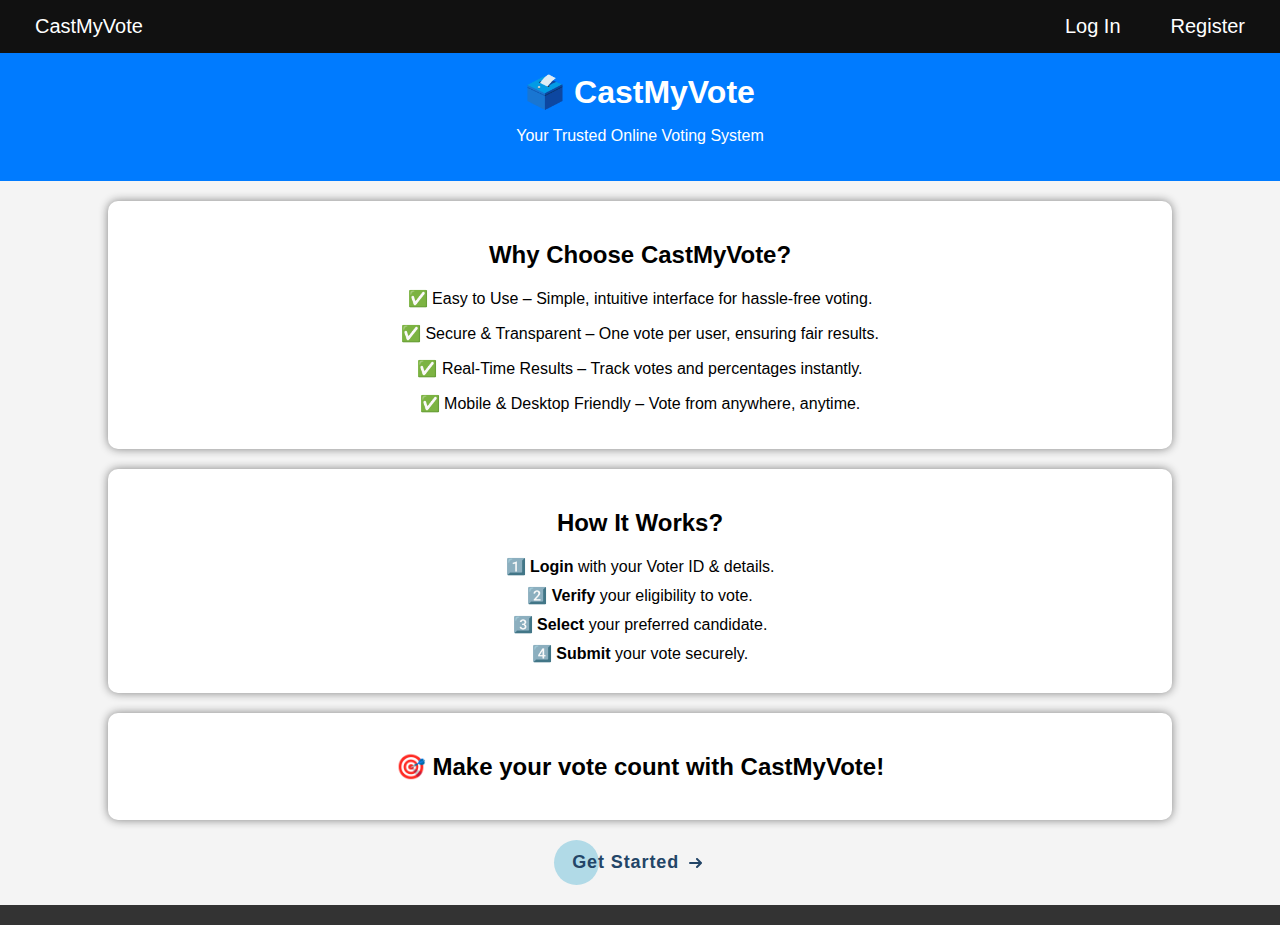
<file: backend/target/classes/templates/index.html>
<!DOCTYPE html>
<html lang="en">

<head>
    <meta charset="UTF-8">
    <meta name="viewport" content="width=device-width, initial-scale=1.0">
    <title>CastMyVote - Home</title>
    <link rel="stylesheet" href="../static/style.css">
</head>

<body>
    <nav>
        <div class="nav-left">
            <a href="index.html">CastMyVote</a>
        </div>
        <div class="nav-right">
            <a href="login.html">Log In</a>
            <a href="signup.html">Register</a>
        </div>
    </nav>

    <header>
        <h1>🗳️ CastMyVote</h1>
        <p>Your Trusted Online Voting System</p>
    </header>

    <section class="about">
        <h2>Why Choose CastMyVote?</h2>
        <p>✅ Easy to Use – Simple, intuitive interface for hassle-free voting.</p>
        <p>✅ Secure & Transparent – One vote per user, ensuring fair results.</p>
        <p>✅ Real-Time Results – Track votes and percentages instantly.</p>
        <p>✅ Mobile & Desktop Friendly – Vote from anywhere, anytime.</p>
    </section>

    <section class="how-it-works">
        <h2>How It Works?</h2>
        <div class="steps">
            <div>1️⃣ <b>Login</b> with your Voter ID & details.</div>
            <div>2️⃣ <b>Verify</b> your eligibility to vote.</div>
            <div>3️⃣ <b>Select</b> your preferred candidate.</div>
            <div>4️⃣ <b>Submit</b> your vote securely.</div>
        </div>
    </section>

    <section class="cmv">
        <h2>🎯 Make your vote count with CastMyVote!</h2>
    </section>

    <a href="signup.html">
        <button class="cta">
            <span>Get Started</span>
            <svg width="15px" height="10px" viewBox="0 0 13 10">
                <path d="M1,5 L11,5"></path>
                <polyline points="8 1 12 5 8 9"></polyline>
            </svg>
        </button>
    </a>

    <footer> 
        
    </footer>
</body>
</html>
</file>
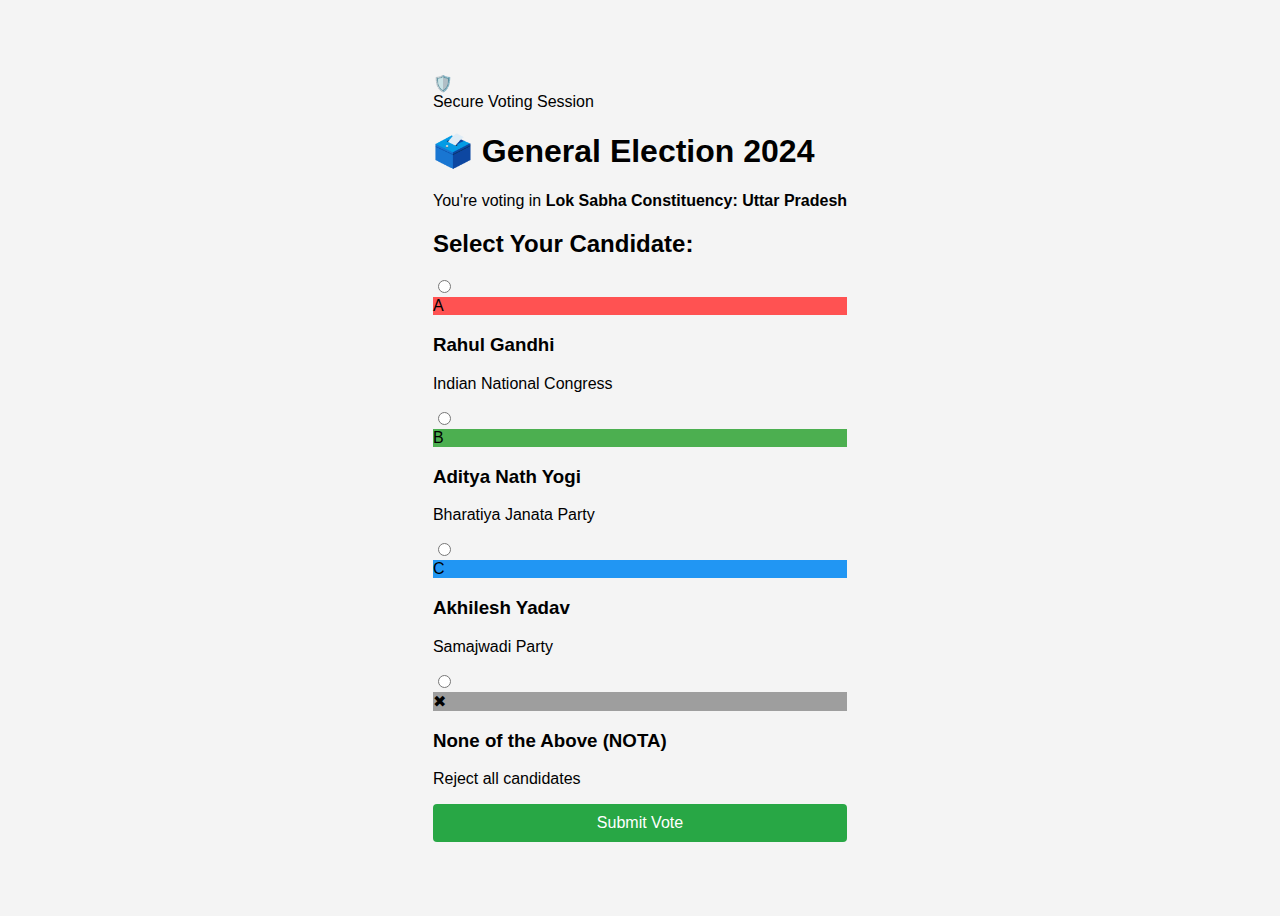
<file: vote.html>
<!DOCTYPE html>
<html lang="en">
<head>
    <meta charset="UTF-8">
    <meta name="viewport" content="width=device-width, initial-scale=1.0">
    <title>Cast Your Vote | CastMyVote</title>
    <link rel="stylesheet" href="../static/vote.css">
</head>
<body>
    <div class="voting-container">
        <div class="security-badge">
            <div class="shield-icon">🛡️</div>
            <span>Secure Voting Session</span>
        </div>
        
        <h1>🗳️ General Election 2024</h1>
        <p class="election-info">You're voting in <strong>Lok Sabha Constituency: Uttar Pradesh</strong></p>

        <form id="votingForm" class="candidate-selection">
            <h2>Select Your Candidate:</h2>
            
            <div class="candidates-list">
                <!-- Candidate 1 -->
                <div class="candidate-card">
                    <input type="radio" id="candidate1" name="candidate" value="candidate1" required>
                    <label for="candidate1" class="candidate-info">
                        <div class="party-symbol" style="background-color: #FF5252;">A</div>
                        <div class="candidate-details">
                            <h3>Rahul Gandhi</h3>
                            <p class="party-name">Indian National Congress</p>
                            
                        </div>
                    </label>
                </div>

                <!-- Candidate 2 -->
                <div class="candidate-card">
                    <input type="radio" id="candidate2" name="candidate" value="candidate2">
                    <label for="candidate2" class="candidate-info">
                        <div class="party-symbol" style="background-color: #4CAF50;">B</div>
                        <div class="candidate-details">
                            <h3>Aditya Nath Yogi</h3>
                            <p class="party-name">Bharatiya Janata Party</p>
                            
                        </div>
                    </label>
                </div>

                <!-- Candidate 3 -->
                <div class="candidate-card">
                    <input type="radio" id="candidate3" name="candidate" value="candidate3">
                    <label for="candidate3" class="candidate-info">
                        <div class="party-symbol" style="background-color: #2196F3;">C</div>
                        <div class="candidate-details">
                            <h3>Akhilesh Yadav</h3>
                            <p class="party-name">Samajwadi Party</p>
                            
                        </div>
                    </label>
                </div>

                <!-- NOTA Option -->
                <div class="candidate-card nota-option">
                    <input type="radio" id="nota" name="candidate" value="nota">
                    <label for="nota" class="candidate-info">
                        <div class="party-symbol" style="background-color: #9E9E9E;">✖</div>
                        <div class="candidate-details">
                            <h3>None of the Above (NOTA)</h3>
                            <p class="party-name">Reject all candidates</p>
                        </div>
                    </label>
                </div>
            </div>

            <div class="vote-actions">
                <button type="submit" class="btn submit-vote">Submit Vote</button>
            </div>
        </form>
    </div>

    <script>
        document.getElementById('votingForm').addEventListener('submit', function(e) {
            e.preventDefault();
            
            // Show submitting state
            const submitBtn = document.querySelector('.submit-vote');
            submitBtn.disabled = true;
            submitBtn.textContent = 'Submitting...';
            
            // Simulate processing delay (1.5 seconds)
            setTimeout(function() {
                window.location.href = 'index.html';
            }, 1500);
        });
    </script>
</body>
</html>
</file>
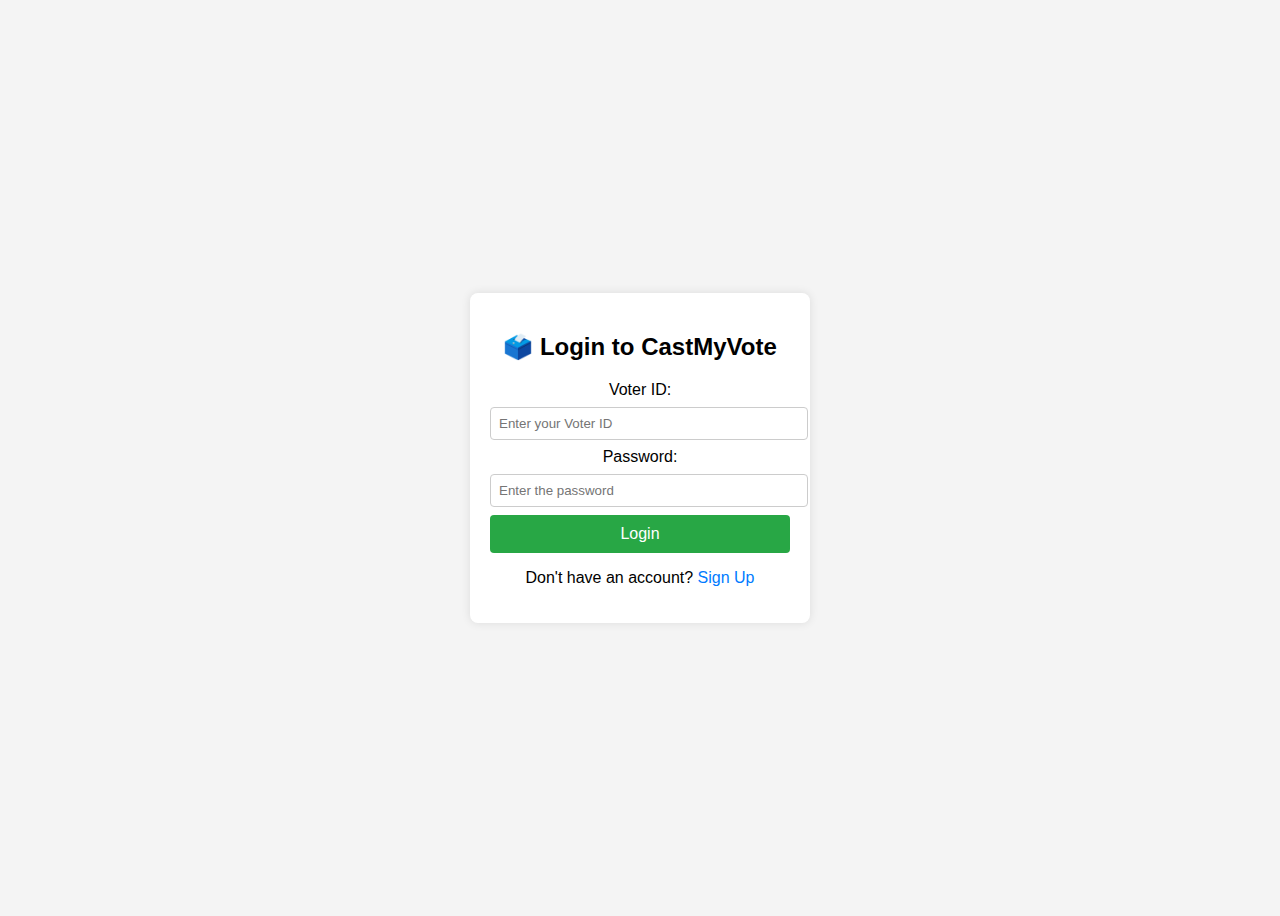
<file: templates/login.html>
<!DOCTYPE html>
<html lang="en">
<head>
    <meta charset="UTF-8">
    <meta name="viewport" content="width=device-width, initial-scale=1.0">
    <title>Login</title>
    <link rel="stylesheet" href="../static/login.css">
</head>
<body>
    <div class="login-container">
        <h2>🗳️ Login to CastMyVote</h2>
        <form action="vote.html" method="GET">
            <label for="voterId">Voter ID: </label>
            <input type="text" id="voterId" name="voterId" placeholder="Enter your Voter ID" required>

            <label for="password">Password: </label>
            <input type="password" id="password" name="password" placeholder="Enter the password" required>

            <button type="submit" class="btn">Login</button>
        </form>
        <p>Don't have an account? <a href="signup.html">Sign Up</a></p>
    </div>
</body>
</html>
</file>
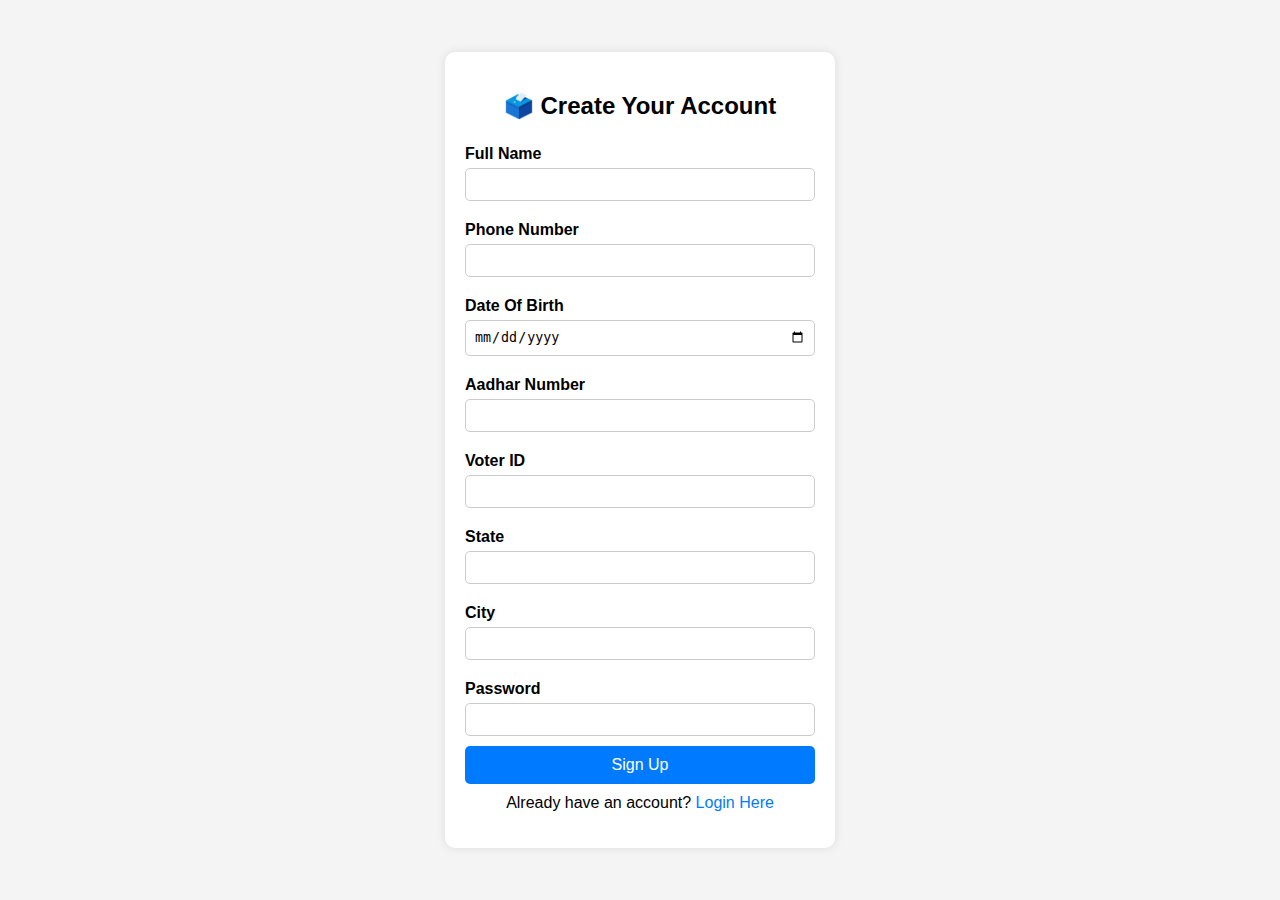
<file: templates/signup.html>
<!DOCTYPE html>
<html lang="en">
<head>
    <meta charset="UTF-8">
    <meta name="viewport" content="width=device-width, initial-scale=1.0">
    <title>SignUp</title>
    <link rel="stylesheet" href="../static/signup.css">
</head>
<body>
    <div class="signup-container">
        <h2>🗳️ Create Your Account</h2>
        <form action="login.html" method="get">
            <label for="name">Full Name</label>
            <input type="text" id="name" name="name" required>

            <label for="phone">Phone Number</label>
            <input type="tel" id="phone" name="phone" required>

            <label for="date">Date Of Birth</label>
            <input type="date" id="date" name="date" required>

            <label for="number">Aadhar Number</label>
            <input type="tel" id="Aadhar" name="Aadhar" required>

            <label for="voterId">Voter ID</label>
            <input type="text" id="voterId" name="voterId" required>

            <label for="state">State</label>
            <input type="text" id="state" name="state" required>

            <label for="city">City</label>
            <input type="text" id="city" name="city" required>

            <label for="password">Password</label>
            <input type="password" id="password" name="password" required>

            <button type="submit"><a href="login.html"></a>Sign Up</button>
            <!-- <button><a href="login.html">Log In</a></button> -->
        </form>
        <p>Already have an account? <a href="login.html">Login Here</a></p>
    </div>

</body>
</html>
</file>
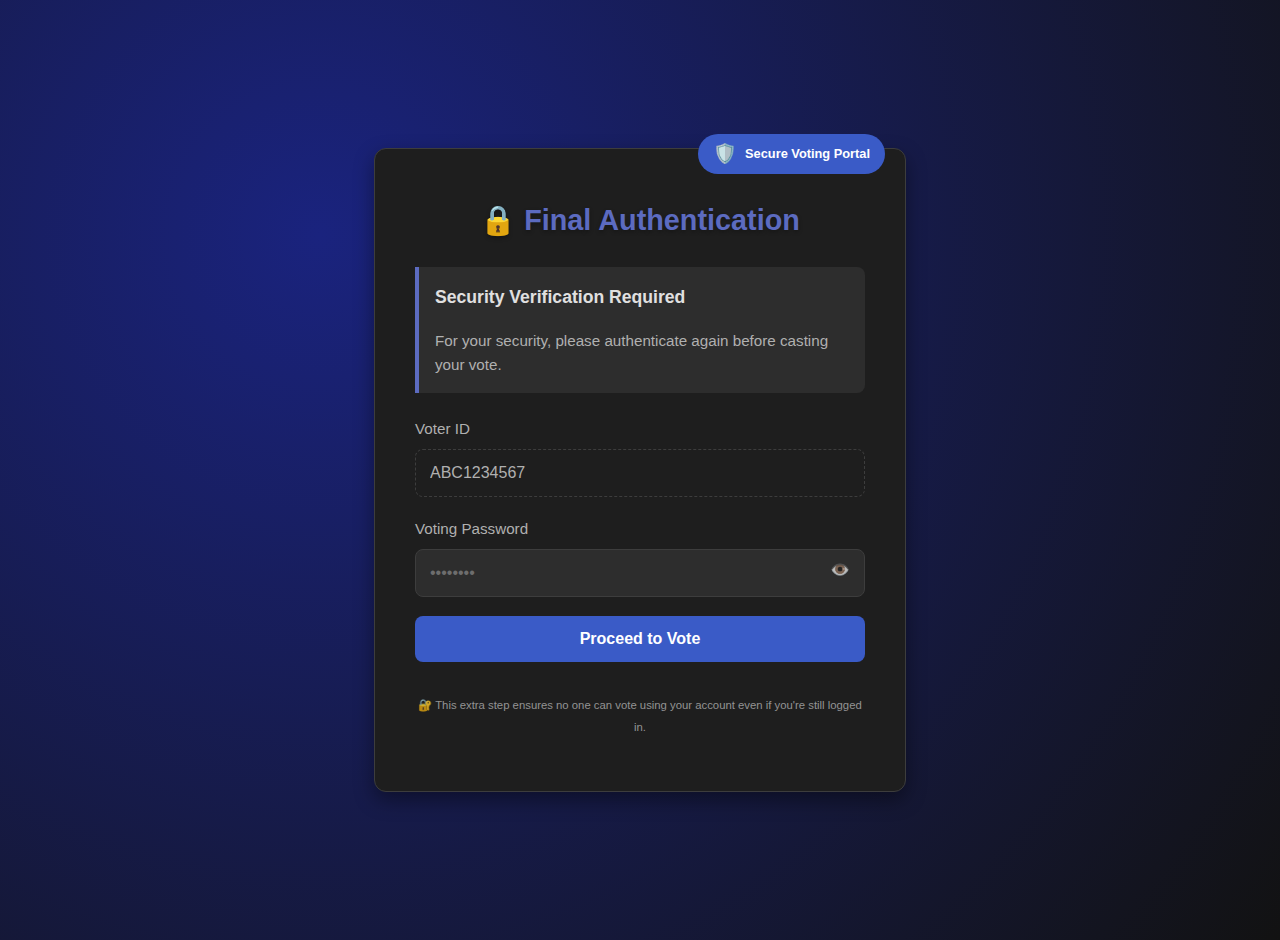
<file: templates/votelogin.html>
<!DOCTYPE html>
<html lang="en">
<head>
    <meta charset="UTF-8">
    <meta name="viewport" content="width=device-width, initial-scale=1.0">
    <title>Final Authentication | CastMyVote</title>
    <link rel="stylesheet" href="../static/votelogin.css">
</head>
<body>
    <div class="login-container">
        <div class="security-badge">
            <div class="shield-icon">🛡️</div>
            <span>Secure Voting Portal</span>
        </div>
        
        <h2>🔒 Final Authentication</h2>
        
        <div class="security-notice">
            <h3>Security Verification Required</h3>
            <p>For your security, please authenticate again before casting your vote.</p>
        </div>
        
        <form action="vote.html" method="get" id="voteAuthForm">
            <div class="input-group">
                <label for="voterId">Voter ID</label>
                <input type="text" id="voterId" name="voterId" required readonly>
            </div>
            
            <div class="input-group">
                <label for="votePassword">Voting Password</label>
                <input type="password" id="votePassword" name="votePassword" required placeholder="••••••••">
                <span class="password-toggle">👁️</span>
            </div>
            
            
            <button type="submit" class="btn primary">Proceed to Vote</button>
        </form>
        
        <p class="security-tip">
            <small>🔐 This extra step ensures no one can vote using your account even if you're still logged in.</small>
        </p>
    </div>

    <script>
        document.addEventListener('DOMContentLoaded', function() {
            // Auto-populate voter ID (simulated)
            const voterId = sessionStorage.getItem('voterId') || 'ABC1234567';
            document.getElementById('voterId').value = voterId;
            
            // Password toggle
            const passwordToggle = document.querySelector('.password-toggle');
            const passwordField = document.getElementById('votePassword');
            
            passwordToggle.addEventListener('click', function() {
                if(passwordField.type === 'password') {
                    passwordField.type = 'text';
                    passwordToggle.textContent = '👁️‍🗨️';
                } else {
                    passwordField.type = 'password';
                    passwordToggle.textContent = '👁️';
                }
            });
            
            // Biometric authentication simulation
            document.getElementById('useBiometric').addEventListener('change', function(e) {
                if(e.target.checked) {
                    alert("Biometric authentication would now be triggered on a real device");
                    passwordField.disabled = true;
                } else {
                    passwordField.disabled = false;
                }
            });
        });
    </script>
</body>
</html>
</file>
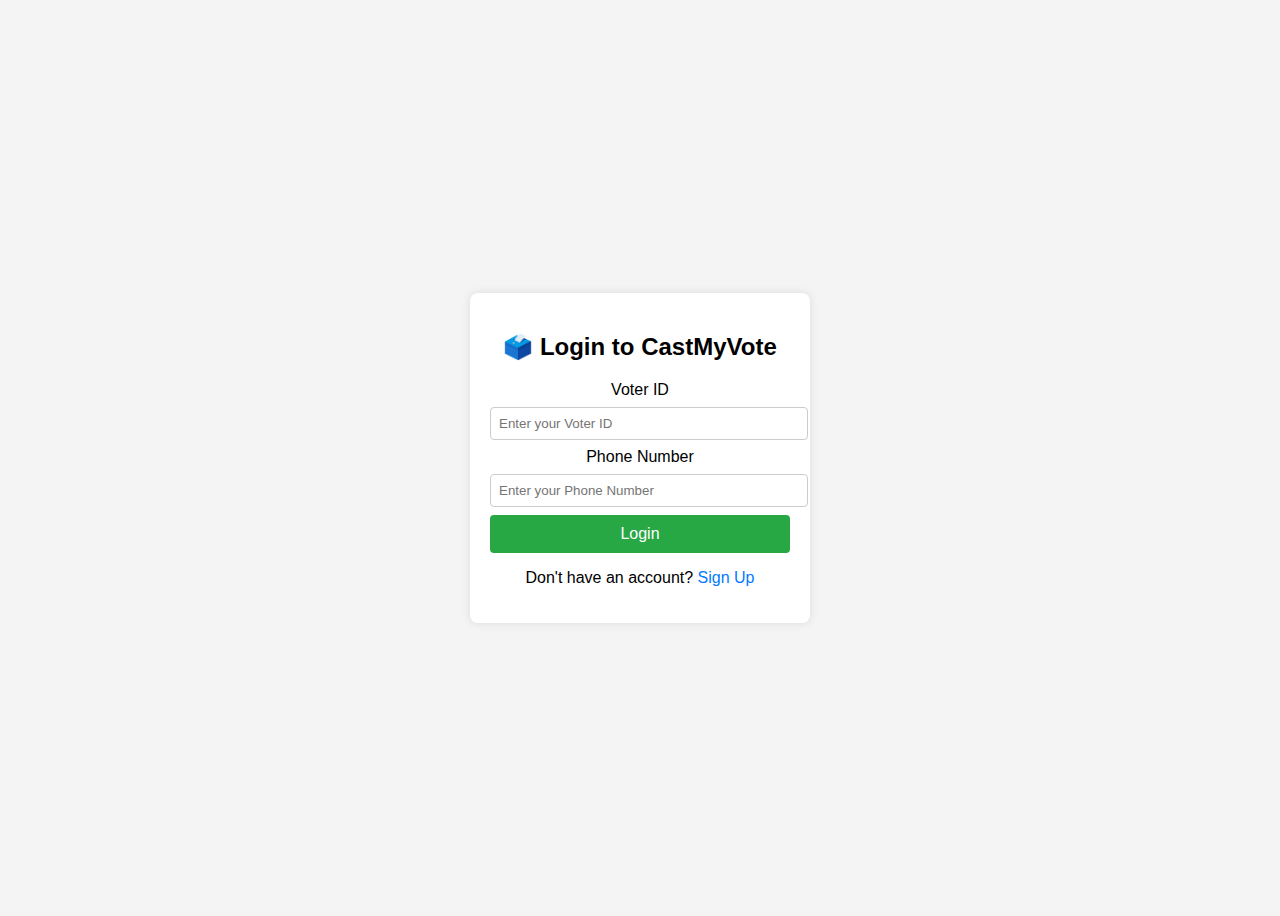
<file: backend/target/classes/templates/login.html>
<!DOCTYPE html>
<html lang="en">
<head>
    <meta charset="UTF-8">
    <meta name="viewport" content="width=device-width, initial-scale=1.0">
    <title>Login</title>
    <link rel="stylesheet" href="../static/login.css">
</head>
<body>
    <div class="login-container">
        <h2>🗳️ Login to CastMyVote</h2>
        <form action="index.html" method="POST">
            <label for="voterId">Voter ID</label>
            <input type="text" id="voterId" name="voterId" placeholder="Enter your Voter ID" required>

            <label for="phone">Phone Number</label>
            <input type="tel" id="phone" name="phone" placeholder="Enter your Phone Number" required>

            <button type="submit" class="btn">Login</button>
        </form>
        <p>Don't have an account? <a href="signup.html">Sign Up</a></p>
    </div>
</body>
</html>
</file>
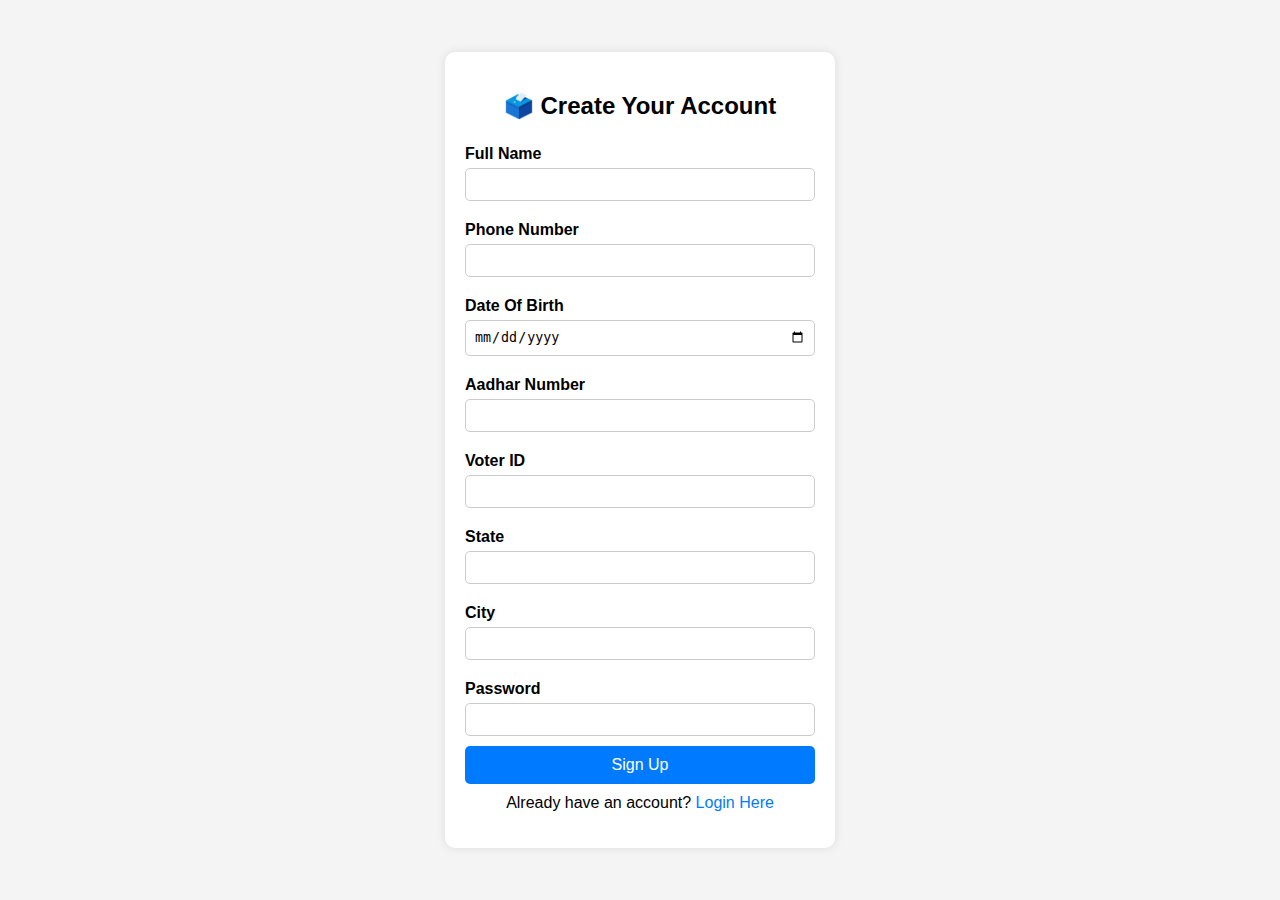
<file: backend/target/classes/templates/signup.html>
<!DOCTYPE html>
<html lang="en">
<head>
    <meta charset="UTF-8">
    <meta name="viewport" content="width=device-width, initial-scale=1.0">
    <title>SignUp</title>
    <link rel="stylesheet" href="../static/signup.css">
</head>
<body>
    <div class="signup-container">
        <h2>🗳️ Create Your Account</h2>
        <form action="#" method="post">
            <label for="name">Full Name</label>
            <input type="text" id="name" name="name" required>

            <label for="phone">Phone Number</label>
            <input type="tel" id="phone" name="phone" required>

            <label for="date">Date Of Birth</label>
            <input type="date" id="date" name="date" required>

            <label for="number">Aadhar Number</label>
            <input type="tel" id="Aadhar" name="Aadhar" required>

            <label for="voterId">Voter ID</label>
            <input type="text" id="voterId" name="voterId" required>

            <label for="state">State</label>
            <input type="text" id="state" name="state" required>

            <label for="city">City</label>
            <input type="text" id="city" name="city" required>

            <label for="password">Password</label>
            <input type="password" id="password" name="password" required>

            <button type="submit">Sign Up</button>
            <a href="login.html"></a>
        </form>
        <p>Already have an account? <a href="login.html">Login Here</a></p>
    </div>

</body>
</html>
</file>
<file: backend/target/classes/static/style.css>
body {
    padding: 0;
    margin: 0;
    font-family: Arial, sans-serif;
    background-color: #faf8f8;
    color: #000000;
}

nav {
    display: flex;
    justify-content: space-between;
    align-items: center;
    background-color: #111;
    padding: 0 20px;
}
 
nav a {
    color: white;
    text-decoration: none;
    font-size: 20px;
    padding: 15px;
}

.nav-right a {
    margin-left: 20px;
}

.nav-right {
    display: flex;
}

nav a:hover {
    background-color: #575757;
}

body {
  font-family: Arial, sans-serif;
  text-align: center;
  background-color: #f4f4f4;
  margin: 0;
  padding: 0;
}
header {
  background-color: #007BFF;
  color: white;
  padding: 20px;
}
h1 {
  margin: 0;
}
.about, .how-it-works, .cmv {
  background: white;
  margin: 20px auto;
  padding: 20px;
  width: 80%;
  border-radius: 10px;
  box-shadow: 0 0 10px gray;
}
.about ul {
  list-style: none; 
  padding-left: 0; 
}

.steps div {
  margin: 10px 0;
}

.cta {
    position: relative;
    margin: auto;
    padding: 12px 18px;
    transition: all 0.2s ease;
    border: none;
    background: none;
    cursor: pointer;
  }
  
  .cta:before {
    content: "";
    position: absolute;
    top: 0;
    left: 0;
    display: block;
    border-radius: 50px;
    background: #b1dae7;
    width: 45px;
    height: 45px;
    transition: all 0.3s ease;
  }
  
  .cta span {
    position: relative;
    font-family: "Ubuntu", sans-serif;
    font-size: 18px;
    font-weight: 700;
    letter-spacing: 0.05em;
    color: #234567;
  }
  
  .cta svg {
    position: relative;
    top: 0;
    margin-left: 10px;
    fill: none;
    stroke-linecap: round;
    stroke-linejoin: round;
    stroke: #234567;
    stroke-width: 2;
    transform: translateX(-5px);
    transition: all 0.3s ease;
  }
  
  .cta:hover:before {
    width: 100%;
    background: #78afb5;
  }
  
  .cta:hover svg {
    transform: translateX(0);
  }
  
  .cta:active {
    transform: scale(0.95);
  }

  footer {
    margin-top: 20px;
    padding: 10px;
    background: #333;
    color: white;
}
footer a {
    color: #FFD700;
    text-decoration: none;
}
</file>
<file: static/vote.css>
body {
    font-family: Arial, sans-serif;
    background-color: #f4f4f4;
    display:grid;
    justify-content: center;
    align-items: center;
    height: 100vh;
}


.vote-container {
    background: white;
    padding: 20px;
    border-radius: 8px;
    box-shadow: 0px 0px 10px rgba(0, 0, 0, 0.1);
    text-align: center;
    width: 350px;
}


input[type="text"] {
    width: 100%;
    padding: 8px;
    margin: 8px 0;
    border: 1px solid #ccc;
    border-radius: 4px;
}


.candidates {
    text-align: center;
    margin: 10px 0;
}

.candidates label {
    display: block;
    padding: 10px;
    border: 1px solid #ccc;
    border-radius: 10px;
    margin: 5px 0;
    cursor: pointer;
    background: #fff;
}

#abc{
    height:fit-content;
    width: fit-content;

    
}

.candidates img {
    width: 100px;
    height: 100px;
    border-radius: 50%;
    display: block;
    margin: 0 auto 8px;
} 


.btn {
    background-color: #28a745;
    color: white;
    padding: 10px;
    width: 100%;
    border: none;
    border-radius: 4px;
    cursor: pointer;
    font-size: 16px;
}

.btn:hover {
    background-color: #218838;
}


p a {
    color: #007bff;
    text-decoration: none;
}

p a:hover {
    text-decoration: underline;
}
</file>
<file: static/login.css>
body {
    font-family: Arial, sans-serif;
    background-color: #f4f4f4;
    display:grid;
    justify-content: center;
    align-items: center;
    height: 100vh;
}


.login-container {
    background: white;
    padding: 20px;
    border-radius: 8px;
    box-shadow: 0px 0px 10px rgba(0, 0, 0, 0.1);
    text-align: center;
    width: 300px;
}


input {
    width: 100%;
    padding: 8px;
    margin: 8px 0;
    border: 1px solid #ccc;
    border-radius: 4px;
}

.btn {
    background-color: #28a745;
    color: white;
    padding: 10px;
    width: 100%;
    border: none;
    border-radius: 4px;
    cursor: pointer;
    font-size: 16px;
}

.btn:hover {
    background-color: #218838;
}


p a {
    color: #007bff;
    text-decoration: none;
}

p a:hover {
    text-decoration: underline;
}
</file>
<file: static/signup.css>
body {
    font-family: Arial, sans-serif;
    background-color: #f4f4f4;
    display: grid;
    justify-content: center;
    align-items: center;
    height: 100vh;
    margin: 0;
  }
  
.signup-container {
    background: white;
    padding: 20px;
    border-radius: 10px;
    box-shadow: 0 0 10px rgba(0, 0, 0, 0.1);
    text-align: center;
    width: 350px;
  }
  
  h2 {
    display: block;
    font-size: 24px;
    font-weight: bold;
    margin-bottom: 15px;
    text-align: center;
}
h2 {
    color: black;
}
  
  form {
    display: flex;
    flex-direction: column;
    text-align: left;
  }
  
  label {
    margin: 10px 0 5px;
    font-weight: bold;
  }
  
  input {
    padding: 8px;
    margin-bottom: 10px;
    border: 1px solid #ccc;
    border-radius: 5px;
  }
  
  button {
    background: #007BFF;
    color: white;
    padding: 10px;
    border: none;
    border-radius: 5px;
    cursor: pointer;
    font-size: 16px;
  }
  
  button:hover {
    background: #0056b3;
  }
  
  p {
    margin-top: 10px;
  }
  
  a {
    color: #007BFF;
    text-decoration: none;
  }
  
  a:hover {
    text-decoration: underline;
  }
</file>
<file: static/votelogin.css>
/* Dark Theme Variables */
:root {
    --bg-primary: #121212;
    --bg-secondary: #1e1e1e;
    --bg-tertiary: #2d2d2d;
    --border-color: #3d3d3d;
    --text-primary: #e0e0e0;
    --text-secondary: #b0b0b0;
    --accent-color: #5c6bc0;
    --accent-dark: #3a5bc7;
    --success-color: #4caf50;
    --warning-color: #ff9800;
}

/* Base Styles */
body {
    font-family: 'Segoe UI', Tahoma, Geneva, Verdana, sans-serif;
    background-color: var(--bg-primary);
    color: var(--text-primary);
    display: flex;
    justify-content: center;
    align-items: center;
    min-height: 100vh;
    margin: 0;
    padding: 20px;
    line-height: 1.6;
    background-image: radial-gradient(circle at 25% 25%, #1a237e 0%, var(--bg-primary) 100%);
}

/* Container */
.login-container {
    background-color: var(--bg-secondary);
    border-radius: 12px;
    box-shadow: 0 8px 20px rgba(0, 0, 0, 0.4);
    padding: 2.5rem;
    width: 100%;
    max-width: 450px;
    border: 1px solid var(--border-color);
    animation: fadeIn 0.6s ease-out;
    position: relative;
}

@keyframes fadeIn {
    from { opacity: 0; transform: translateY(20px); }
    to { opacity: 1; transform: translateY(0); }
}

/* Security Badge */
.security-badge {
    position: absolute;
    top: -15px;
    right: 20px;
    background-color: var(--accent-dark);
    color: white;
    padding: 5px 15px;
    border-radius: 20px;
    font-size: 0.8rem;
    display: flex;
    align-items: center;
    gap: 8px;
    font-weight: 600;
}

.security-badge .shield-icon {
    font-size: 1.2rem;
}

/* Header */
h2 {
    color: var(--accent-color);
    text-align: center;
    margin-bottom: 1.5rem;
    font-size: 1.8rem;
    text-shadow: 0 2px 4px rgba(0, 0, 0, 0.3);
    margin-top: 0.5rem;
}

/* Security Notice */
.security-notice {
    background-color: var(--bg-tertiary);
    border-left: 4px solid var(--accent-color);
    padding: 1rem;
    margin-bottom: 1.5rem;
    border-radius: 0 8px 8px 0;
}

.security-notice h3 {
    margin-top: 0;
    color: var(--text-primary);
    font-size: 1.1rem;
}

.security-notice p {
    margin-bottom: 0;
    color: var(--text-secondary);
    font-size: 0.95rem;
}

/* Form Elements */
.input-group {
    margin-bottom: 1.2rem;
    position: relative;
}

label {
    font-weight: 500;
    color: var(--text-secondary);
    display: block;
    margin-bottom: 0.5rem;
    font-size: 0.95rem;
}

input {
    padding: 14px;
    border-radius: 8px;
    border: 1px solid var(--border-color);
    background-color: var(--bg-tertiary);
    color: var(--text-primary);
    font-size: 1rem;
    transition: all 0.3s ease;
    width: 100%;
    box-sizing: border-box;
}

input:focus {
    outline: none;
    border-color: var(--accent-color);
    box-shadow: 0 0 0 2px rgba(92, 107, 192, 0.3);
}

input::placeholder {
    color: #6d6d6d;
}

input[readonly] {
    background-color: var(--bg-secondary);
    border: 1px dashed var(--border-color);
    color: var(--text-secondary);
}

/* Password Toggle */
.password-toggle {
    position: absolute;
    right: 15px;
    top: 40px;
    cursor: pointer;
    user-select: none;
    opacity: 0.7;
    transition: opacity 0.2s;
}

.password-toggle:hover {
    opacity: 1;
}

/* Authentication Options */
.auth-options {
    margin: 2rem 0;
}

.biometric-option {
    display: flex;
    align-items: center;
    gap: 10px;
    margin: 1.5rem 0;
    color: var(--text-secondary);
}

.biometric-option input[type="checkbox"] {
    width: auto;
    transform: scale(1.2);
}

.or-divider {
    text-align: center;
    margin: 1.5rem 0;
    color: var(--text-secondary);
    position: relative;
    font-size: 0.9rem;
}

.or-divider span {
    background-color: var(--bg-secondary);
    padding: 0 10px;
    position: relative;
    z-index: 1;
}

.or-divider::before {
    content: "";
    position: absolute;
    top: 50%;
    left: 0;
    right: 0;
    height: 1px;
    background-color: var(--border-color);
    z-index: 0;
}

.otp-option {
    text-align: center;
    margin-top: 1.5rem;
}

.otp-option p {
    color: var(--text-secondary);
    font-size: 0.9rem;
    margin-bottom: 1rem;
}

/* Buttons */
.btn {
    padding: 14px;
    border-radius: 8px;
    font-size: 1rem;
    font-weight: 600;
    cursor: pointer;
    transition: all 0.3s ease;
    width: 100%;
    border: none;
    display: block;
    text-align: center;
}

.btn.primary {
    background-color: var(--accent-dark);
    color: white;
}

.btn.primary:hover {
    background-color: #2c4bb7;
    transform: translateY(-2px);
    box-shadow: 0 4px 8px rgba(0, 0, 0, 0.2);
}

.btn.secondary {
    background-color: var(--bg-tertiary);
    color: var(--text-primary);
    border: 1px solid var(--border-color);
}

.btn.secondary:hover {
    background-color: #3d3d3d;
}

/* Security Tip */
.security-tip {
    text-align: center;
    margin-top: 2rem;
    color: var(--text-secondary);
    font-size: 0.85rem;
    opacity: 0.8;
}

/* Responsive Design */
@media (max-width: 600px) {
    .login-container {
        padding: 2rem 1.5rem;
        margin: 0 15px;
    }
    
    h2 {
        font-size: 1.6rem;
    }
    
    input, .btn {
        padding: 12px;
    }
    
    .security-badge {
        top: -12px;
        right: 15px;
        font-size: 0.7rem;
    }
}
</file>
<file: backend/target/classes/static/login.css>
body {
    font-family: Arial, sans-serif;
    background-color: #f4f4f4;
    display: flex;
    justify-content: center;
    align-items: center;
    height: 100vh;
}


.login-container {
    background: white;
    padding: 20px;
    border-radius: 8px;
    box-shadow: 0px 0px 10px rgba(0, 0, 0, 0.1);
    text-align: center;
    width: 300px;
}


input {
    width: 100%;
    padding: 8px;
    margin: 8px 0;
    border: 1px solid #ccc;
    border-radius: 4px;
}

.btn {
    background-color: #28a745;
    color: white;
    padding: 10px;
    width: 100%;
    border: none;
    border-radius: 4px;
    cursor: pointer;
    font-size: 16px;
}

.btn:hover {
    background-color: #218838;
}


p a {
    color: #007bff;
    text-decoration: none;
}

p a:hover {
    text-decoration: underline;
}
</file>
<file: backend/target/classes/static/signup.css>
body {
    font-family: Arial, sans-serif;
    background-color: #f4f4f4;
    display: flex;
    justify-content: center;
    align-items: center;
    height: 100vh;
    margin: 0;
  }
  
.signup-container {
    background: white;
    padding: 20px;
    border-radius: 10px;
    box-shadow: 0 0 10px rgba(0, 0, 0, 0.1);
    text-align: center;
    width: 350px;
  }
  
  h2 {
    display: block;
    font-size: 24px;
    font-weight: bold;
    margin-bottom: 15px;
    text-align: center;
}
h2 {
    color: black;
}
  
  form {
    display: flex;
    flex-direction: column;
    text-align: left;
  }
  
  label {
    margin: 10px 0 5px;
    font-weight: bold;
  }
  
  input {
    padding: 8px;
    margin-bottom: 10px;
    border: 1px solid #ccc;
    border-radius: 5px;
  }
  
  button {
    background: #007BFF;
    color: white;
    padding: 10px;
    border: none;
    border-radius: 5px;
    cursor: pointer;
    font-size: 16px;
  }
  
  button:hover {
    background: #0056b3;
  }
  
  p {
    margin-top: 10px;
  }
  
  a {
    color: #007BFF;
    text-decoration: none;
  }
  
  a:hover {
    text-decoration: underline;
  }
</file>
